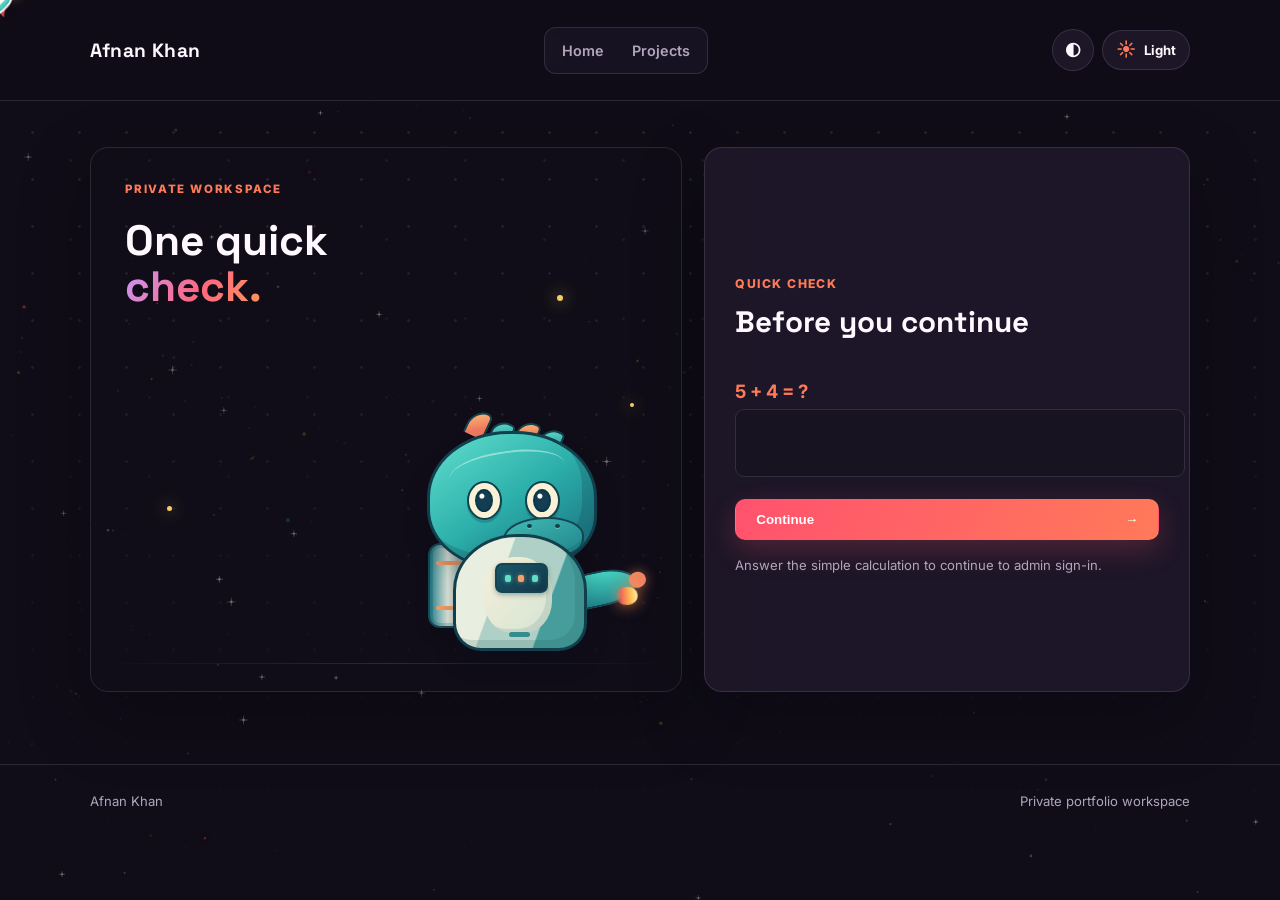
<file: admin-gate.html>
<!DOCTYPE html>
<html lang="en">
<head>
  <meta charset="UTF-8">
  <meta name="viewport" content="width=device-width, initial-scale=1.0">
  <meta name="description" content="Admin sign-in challenge">
  <title>Quick Check | Afnan Khan</title>
  <link rel="preconnect" href="https://fonts.googleapis.com">
  <link href="https://fonts.googleapis.com/css2?family=Inter:wght@300;400;600;700;800&family=Space+Grotesk:wght@400;500;600;700&display=swap" rel="stylesheet">
  <link rel="stylesheet" href="style.css">
</head>
<body class="dark-mode admin-page">
<canvas id="particles-canvas" aria-hidden="true"></canvas>
<header class="navbar admin-navbar" id="navbar">
  <a class="logo logo-link" href="index.html">Afnan Khan</a>
  <nav aria-label="Main navigation">
    <a href="index.html">Home</a>
    <a href="projects.html">Projects</a>
  </nav>
  <div class="appearance-controls">
    <details class="appearance-menu">
      <summary class="appearance-trigger" aria-label="Appearance settings" title="Appearance settings"><span aria-hidden="true">◐</span></summary>
      <div class="appearance-panel">
        <p class="appearance-title">Appearance</p>
        <p class="appearance-caption">Accent palette</p>
        <div class="appearance-palettes" role="group" aria-label="Accent palette">
          <button type="button" data-color-theme="ember" aria-label="Ember palette" aria-pressed="true"><span class="palette-swatch swatch-ember"></span></button>
          <button type="button" data-color-theme="ocean" aria-label="Ocean palette" aria-pressed="false"><span class="palette-swatch swatch-ocean"></span></button>
          <button type="button" data-color-theme="forest" aria-label="Forest palette" aria-pressed="false"><span class="palette-swatch swatch-forest"></span></button>
        </div>
        <label class="glass-setting" for="glassMode"><span>Glass surfaces</span><input id="glassMode" type="checkbox"><span class="glass-switch" aria-hidden="true"></span></label>
      </div>
    </details>
    <button id="themeToggle" class="theme-toggle" type="button" aria-label="Toggle theme"></button>
  </div>
</header>
<main class="admin-main">
  <section class="admin-gate-layout">
    <div class="admin-scene" id="adminScene">
      <div class="admin-scene-kicker">PRIVATE WORKSPACE</div>
      <h1>One quick<br><span class="grad-text">check.</span></h1>
      <div class="mascot" id="mascot" aria-hidden="true">
        <div class="mascot-tail"><span></span></div>
        <div class="mascot-spines"><span></span><span></span><span></span><span></span></div>
        <div class="mascot-pack"></div>
        <div class="mascot-head">
          <div class="mascot-eye mascot-eye-left"><span></span></div>
          <div class="mascot-eye mascot-eye-right"><span></span></div>
          <div class="mascot-snout"><span></span><span></span></div>
          <div class="mascot-mouth"></div>
        </div>
        <div class="mascot-body">
          <div class="mascot-belly"></div>
          <div class="mascot-chest-console"><span></span><span></span><span></span></div>
          <span class="mascot-suit-mark"></span>
        </div>
        <div class="mascot-flame"></div>
      </div>
      <div class="admin-scene-star admin-scene-star-one"></div>
      <div class="admin-scene-star admin-scene-star-two"></div>
      <div class="admin-scene-star admin-scene-star-three"></div>
      <div class="admin-scene-floor"></div>
    </div>
    <form id="captchaForm" class="admin-panel admin-gate-panel">
      <p class="section-label">QUICK CHECK</p>
      <h2>Before you continue</h2>
      <label id="captchaQuestion" for="captchaAnswer">Solve the calculation</label>
      <input id="captchaAnswer" name="answer" type="number" inputmode="numeric" autocomplete="off" required>
      <button class="btn btn-primary admin-submit" type="submit">Continue <span aria-hidden="true">&#8594;</span></button>
      <p id="captchaStatus" class="admin-status" role="status" aria-live="polite">Answer the simple calculation to continue to admin sign-in.</p>
    </form>
  </section>
</main>
<footer class="admin-footer"><span>Afnan Khan</span><span>Private portfolio workspace</span></footer>
<script src="theme.js?v=20261022"></script>
<script src="admin-gate.js?v=20260930" defer></script>
<script src="particles.js" defer></script>
</body>
</html>
</file>
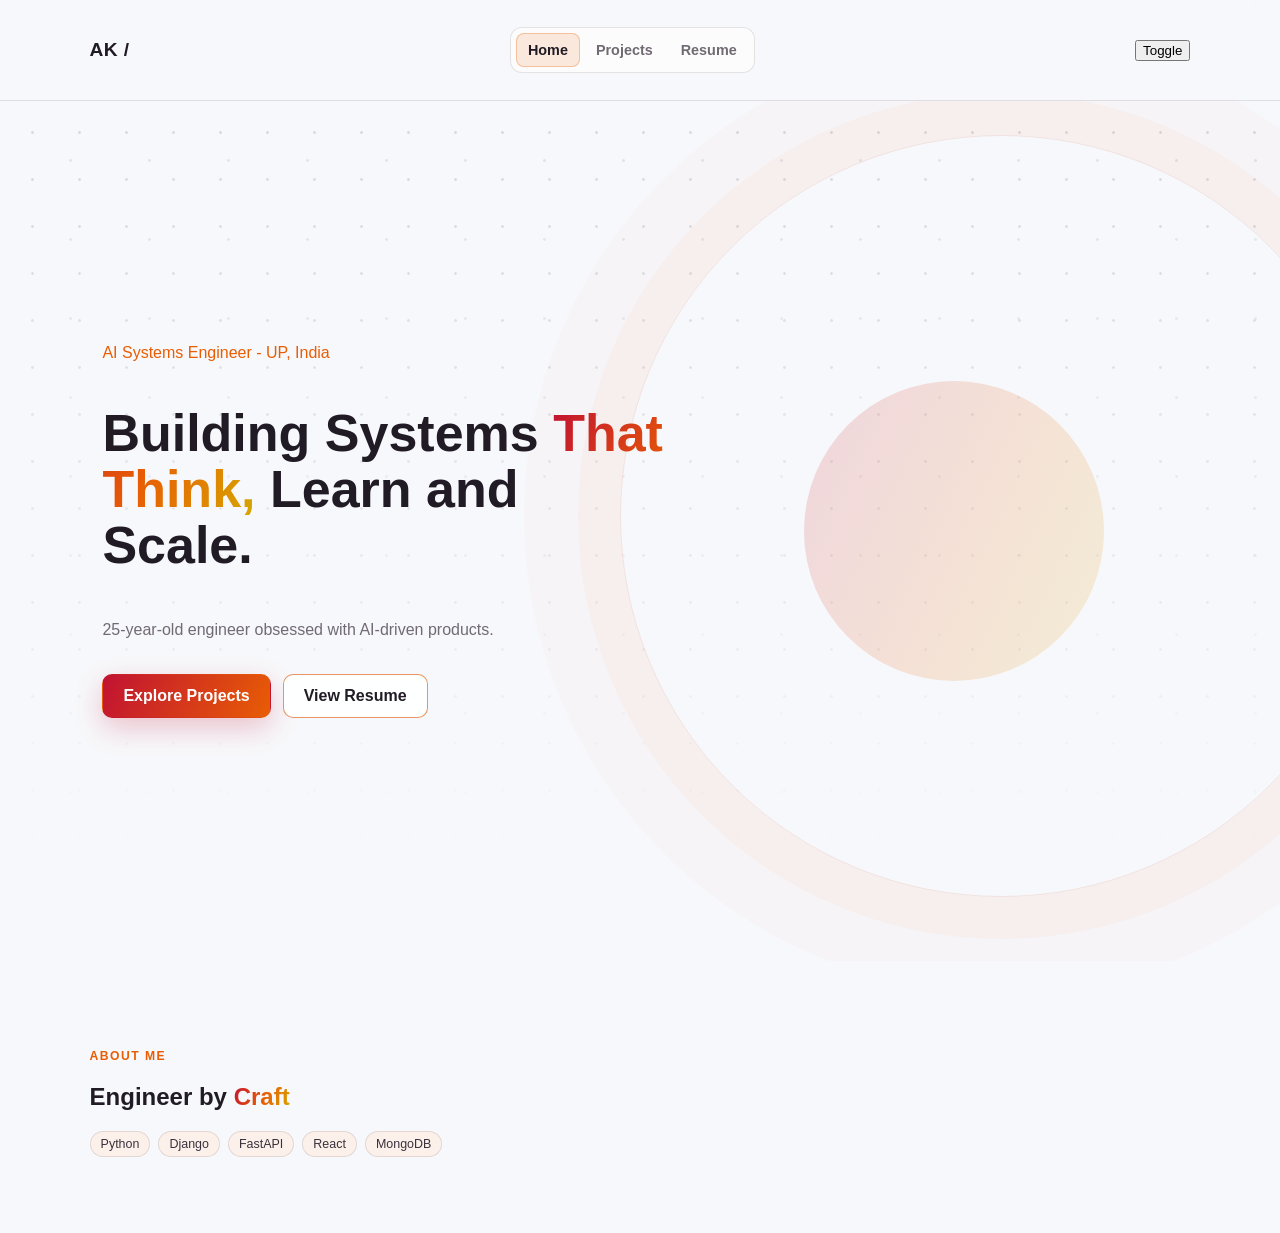
<file: test_light.html>
<!DOCTYPE html><html lang="en">
<head><meta charset="UTF-8"><meta name="viewport" content="width=device-width,initial-scale=1.0">
<link rel="stylesheet" href="style.css">
</head><body class="light-mode">
<header class="navbar" id="navbar">
  <div class="logo">AK /</div>
  <nav><a href="#" class="active">Home</a><a href="#">Projects</a><a href="#">Resume</a></nav>
  <button id="themeToggle">Toggle</button>
</header>
<section class="hero" style="min-height:80vh">
  <div class="hero-left" style="opacity:1;transform:none">
    <div class="hero-eyebrow">AI Systems Engineer - UP, India</div>
    <h1 class="hero-title">
      <span class="line" style="opacity:1;transform:none;animation:none">Building Systems</span>
      <span class="line grad-text" style="opacity:1;transform:none;animation:none">That Think,</span>
      <span class="line" style="opacity:1;transform:none;animation:none">Learn and Scale.</span>
    </h1>
    <p class="hero-sub">25-year-old engineer obsessed with AI-driven products.</p>
    <div class="hero-cta">
      <a href="#" class="btn btn-primary">Explore Projects</a>
      <a href="#" class="btn btn-outline">View Resume</a>
    </div>
  </div>
  <div class="hero-right" style="display:flex;align-items:center;justify-content:center;">
    <div style="width:300px;height:300px;background:var(--grad-hero);border-radius:50%;opacity:0.15"></div>
  </div>
</section>
<section class="section-pad">
  <p class="section-label">About Me</p>
  <h2 class="section-title">Engineer by <span class="grad-text">Craft</span></h2>
  <div class="skill-pills">
    <span class="pill">Python</span><span class="pill">Django</span><span class="pill">FastAPI</span>
    <span class="pill">React</span><span class="pill">MongoDB</span>
  </div>
</section>
</body></html>
</file>
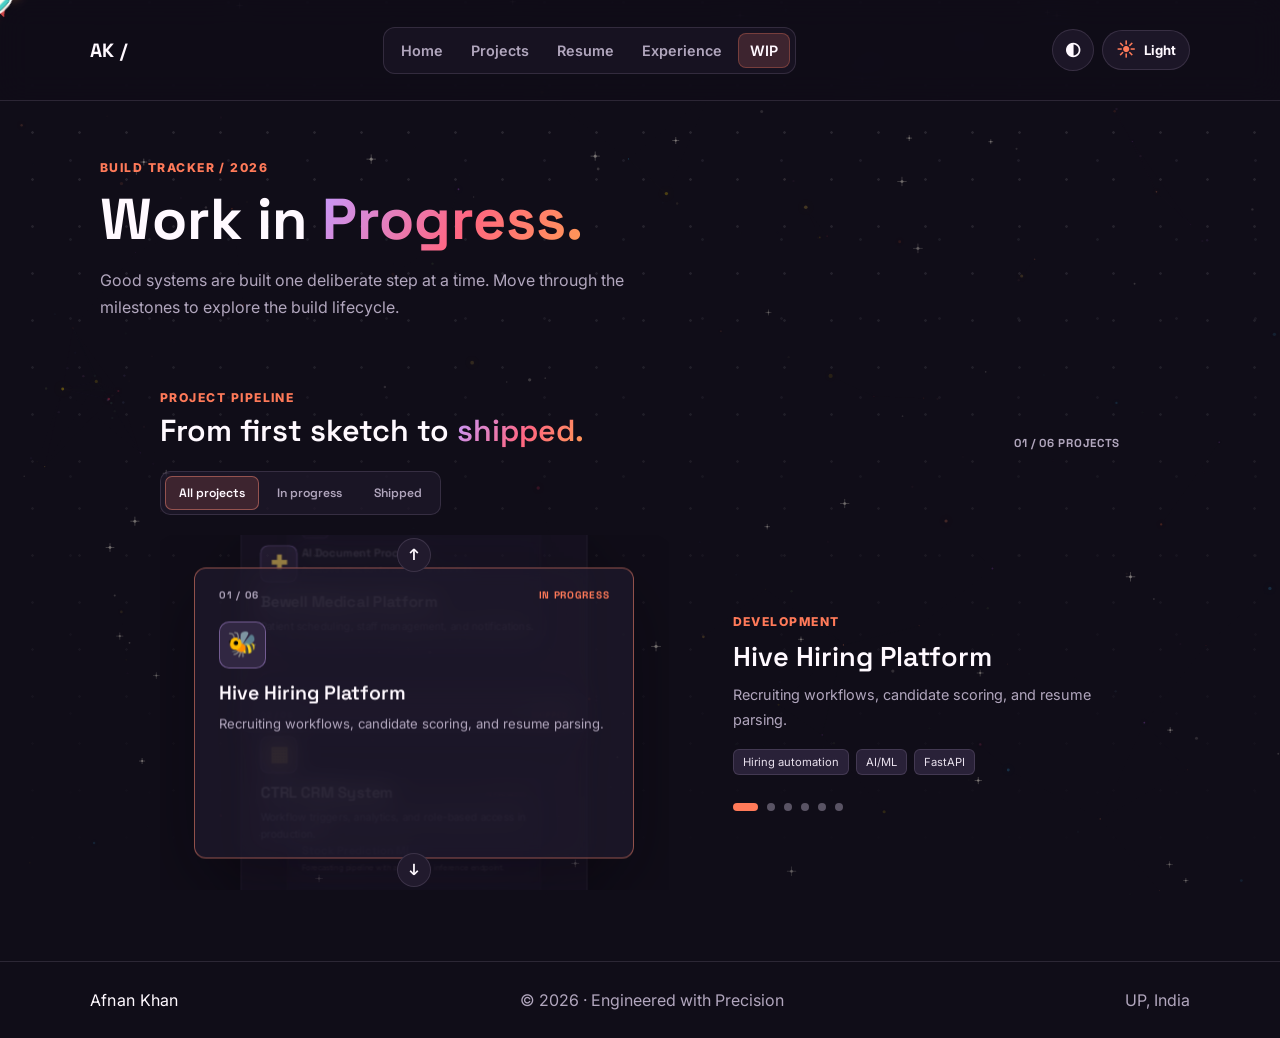
<file: work-in-progress.html>
<!DOCTYPE html>
<html lang="en">
<head>
  <meta charset="UTF-8">
  <title>Work in Progress | Afnan Khan</title>
  <meta name="viewport" content="width=device-width, initial-scale=1.0">
  <meta name="description" content="Afnan Khan's interactive project progress tracker.">
  <link rel="preconnect" href="https://fonts.googleapis.com">
  <link href="https://fonts.googleapis.com/css2?family=Inter:wght@300;400;600;700;800&family=Space+Grotesk:wght@400;500;600;700&display=swap" rel="stylesheet">
  <link rel="stylesheet" href="style.css">
</head>
<body class="dark-mode">
<canvas id="particles-canvas" aria-hidden="true"></canvas>

<header class="navbar" id="navbar">
  <div class="logo">AK /</div>
  <nav aria-label="Main navigation">
    <a href="index.html">Home</a>
    <a href="projects.html">Projects</a>
    <a href="resume.html">Resume</a>
    <a href="experience.html">Experience</a>
    <a href="work-in-progress.html" class="active" aria-label="Work in Progress" title="Work in Progress">WIP</a>
  </nav>
  <div class="appearance-controls">
    <details class="appearance-menu">
      <summary class="appearance-trigger" aria-label="Appearance settings" title="Appearance settings"><span aria-hidden="true">◐</span></summary>
      <div class="appearance-panel">
        <p class="appearance-title">Appearance</p>
        <p class="appearance-caption">Accent palette</p>
        <div class="appearance-palettes" role="group" aria-label="Accent palette">
          <button type="button" data-color-theme="ember" aria-label="Ember palette" aria-pressed="true"><span class="palette-swatch swatch-ember"></span></button>
          <button type="button" data-color-theme="ocean" aria-label="Ocean palette" aria-pressed="false"><span class="palette-swatch swatch-ocean"></span></button>
          <button type="button" data-color-theme="forest" aria-label="Forest palette" aria-pressed="false"><span class="palette-swatch swatch-forest"></span></button>
        </div>
        <label class="glass-setting" for="glassMode"><span>Glass surfaces</span><input id="glassMode" type="checkbox"><span class="glass-switch" aria-hidden="true"></span></label>
      </div>
    </details>
    <button id="themeToggle" class="theme-toggle" type="button" aria-label="Toggle theme"></button>
  </div>
</header>

<main class="work-progress-page">
  <section class="wip-hero">
    <p class="section-label">BUILD TRACKER / 2026</p>
    <h1>Work in <span class="grad-text">Progress.</span></h1>
    <p class="wip-intro">Good systems are built one deliberate step at a time. Move through the milestones to explore the build lifecycle.</p>
  </section>

  <section class="wip-board" aria-labelledby="wip-board-title">
    <div class="wip-board-heading">
      <div>
        <p class="section-label">PROJECT PIPELINE</p>
        <h2 id="wip-board-title">From first sketch to <span class="grad-text">shipped.</span></h2>
      </div>
      <output id="wipProjectCount" class="wip-project-count" aria-live="polite">6 projects</output>
    </div>

    <div class="wip-filterbar" role="group" aria-label="Filter projects by status">
      <button class="wip-filter is-active" type="button" data-status-filter="all" aria-pressed="true">All projects</button>
      <button class="wip-filter" type="button" data-status-filter="progress" aria-pressed="false">In progress</button>
      <button class="wip-filter" type="button" data-status-filter="shipped" aria-pressed="false">Shipped</button>
    </div>

    <div class="wip-carousel-layout">
      <div class="wip-carousel" aria-label="Project carousel">
        <button class="wip-arrow wip-arrow-previous" type="button" data-carousel-direction="-1" aria-label="Previous project" title="Previous project">↑</button>
        <div class="wip-carousel-track" id="wipCarouselTrack" tabindex="0" role="group" aria-label="Use arrow keys to browse projects">
          <article class="wip-project-card" data-status="progress" data-stage="Development" data-tags="Hiring automation|AI/ML|FastAPI">
            <div class="wip-card-top"><span class="wip-card-index">01 / 06</span><span class="wip-card-status">In progress</span></div>
            <div class="wip-card-icon" aria-hidden="true">🐝</div>
            <h3>Hive Hiring Platform</h3>
            <p>Recruiting workflows, candidate scoring, and resume parsing.</p>
          </article>
          <article class="wip-project-card" data-status="shipped" data-stage="Shipped" data-tags="Django|REST API|CRM">
            <div class="wip-card-top"><span class="wip-card-index">02 / 06</span><span class="wip-card-status">Shipped</span></div>
            <div class="wip-card-icon" aria-hidden="true">▦</div>
            <h3>CTRL CRM System</h3>
            <p>Workflow triggers, analytics, and role-based access in production.</p>
          </article>
          <article class="wip-project-card" data-status="progress" data-stage="Testing" data-tags="Python|LSTM|FastAPI">
            <div class="wip-card-top"><span class="wip-card-index">03 / 06</span><span class="wip-card-status">In progress</span></div>
            <div class="wip-card-icon" aria-hidden="true">↗</div>
            <h3>Stock Prediction ML</h3>
            <p>Forecasting pipeline with a real-time inference endpoint.</p>
          </article>
          <article class="wip-project-card" data-status="progress" data-stage="Development" data-tags="SAP|Python|Automation">
            <div class="wip-card-top"><span class="wip-card-index">04 / 06</span><span class="wip-card-status">In progress</span></div>
            <div class="wip-card-icon" aria-hidden="true">⌘</div>
            <h3>SAP Workflow Automation</h3>
            <p>Procurement, invoice processing, and approvals automation.</p>
          </article>
          <article class="wip-project-card" data-status="progress" data-stage="Design" data-tags="NLP|Transformers|FastAPI">
            <div class="wip-card-top"><span class="wip-card-index">05 / 06</span><span class="wip-card-status">In progress</span></div>
            <div class="wip-card-icon" aria-hidden="true">◇</div>
            <h3>AI Document Processor</h3>
            <p>Structured extraction for contracts and invoices.</p>
          </article>
          <article class="wip-project-card" data-status="shipped" data-stage="Shipped" data-tags="Django|PostgreSQL|React">
            <div class="wip-card-top"><span class="wip-card-index">06 / 06</span><span class="wip-card-status">Shipped</span></div>
            <div class="wip-card-icon" aria-hidden="true">✚</div>
            <h3>Bewell Medical Platform</h3>
            <p>Patient scheduling, staff management, and notifications.</p>
          </article>
        </div>
        <button class="wip-arrow wip-arrow-next" type="button" data-carousel-direction="1" aria-label="Next project" title="Next project">↓</button>
      </div>

      <aside class="wip-project-detail" id="wipProjectDetail" aria-live="polite">
        <p class="section-label" id="wipProjectStage">DEVELOPMENT</p>
        <h2 id="wipProjectName">Hive Hiring Platform</h2>
        <p id="wipProjectDescription">Recruiting workflows, candidate scoring, and resume parsing.</p>
        <div class="wip-project-tags" id="wipProjectTags" aria-label="Project technologies"></div>
        <div class="wip-carousel-dots" id="wipCarouselDots" role="group" aria-label="Choose a project"></div>
      </aside>
    </div>
  </section>
</main>

<footer>
  <span class="footer-logo">Afnan Khan</span>
  <span>© 2026 · Engineered with Precision</span>
  <span>UP, India</span>
</footer>

<script src="theme.js?v=20261022"></script>
<script src="ui.js" defer></script>
<script src="particles.js" defer></script>
<script src="work-in-progress.js" defer></script>
</body>
</html>
</file>
<file: style.css>
body {
  margin: 0;
  font-family: 'Inter', sans-serif;
  background: #0b1120;
  color: #e5e7eb;
  overflow-x: hidden;
}

.navbar {
  display: flex;
  justify-content: space-between;
  padding: 20px 8%;
  align-items: center;
  backdrop-filter: blur(15px);
  background: rgba(0,0,0,0.4);
  border-bottom: 1px solid rgba(255,255,255,0.08);
}

.logo {
  font-weight: 700;
  font-size: 1.2rem;
}

.navbar nav a {
  margin: 0 15px;
  text-decoration: none;
  color: #94a3b8;
  transition: 0.3s;
}

.navbar nav a:hover {
  color: #38bdf8;
}

.hero {
  min-height: 100vh;
  display: grid;
  grid-template-columns: 1.1fr 1fr;
  align-items: center;
  padding: 100px 8%;
  gap: 60px;
}

.hero-title {
  font-size: 3rem;
  font-weight: 800;
}

.gradient-text {
  background: linear-gradient(135deg,#38bdf8,#8b5cf6);
  background-clip: text;
  -webkit-background-clip: text;
  -webkit-text-fill-color: transparent;
}

.hero-subtitle {
  margin-top: 20px;
  color: #94a3b8;
  font-size: 1.1rem;
}

.hero-cta {
  margin-top: 30px;
}

.btn {
  padding: 12px 30px;
  border-radius: 40px;
  text-decoration: none;
  font-weight: 600;
  display: inline-block;
  transition: 0.3s ease;
}

.btn.primary {
  background: linear-gradient(135deg,#38bdf8,#8b5cf6);
  color: white;
}

.btn.secondary {
  border: 1px solid #38bdf8;
  color: #38bdf8;
  margin-left: 15px;
}

.btn:hover {
  transform: translateY(-5px);
  box-shadow: 0 15px 40px rgba(56,189,248,0.4);
}

#threeCanvas {
  width: 100%;
  height: 500px;
}

.stats-section {
  display: grid;
  grid-template-columns: repeat(auto-fit,minmax(200px,1fr));
  padding: 80px 8%;
  gap: 30px;
}

.stat-card {
  background: rgba(255,255,255,0.05);
  border-radius: 24px;
  padding: 40px;
  text-align: center;
  transition: 0.4s ease;
}

.stat-card:hover {
  transform: translateY(-8px);
  background: rgba(255,255,255,0.08);
}

.stat-card h2 {
  font-size: 2.5rem;
  color: #38bdf8;
}

footer {
  text-align: center;
  padding: 40px;
  color: #94a3b8;
}

/* Reveal animation */
.reveal {
  opacity: 0;
  transform: translateY(60px);
  transition: 1s ease;
}

.reveal.active {
  opacity: 1;
  transform: translateY(0);
}

@media(max-width:768px){
  .hero{
    grid-template-columns:1fr;
  }
}

/* Shared portfolio design system */
:root {
  color-scheme: dark;
  --bg: #100d18;
  --bg-soft: #171321;
  --surface: rgba(31, 25, 43, 0.88);
  --surface-solid: #211a2d;
  --surface-raised: #2a2037;
  --heading: #fff9ff;
  --text: #e9e1ee;
  --muted: #b1a6bd;
  --line: rgba(235, 216, 255, 0.13);
  --accent: #c59aff;
  --accent-strong: #a879f3;
  --accent-warm: #ff7a59;
  --accent-yellow: #f5cf65;
  --accent-red: #ff526e;
  --grad-hero: linear-gradient(120deg, #c59aff 0%, #ff6681 55%, #ff9a54 100%);
  --bg-grad: radial-gradient(ellipse at 83% 28%, rgba(133, 76, 193, .23), transparent 42%), linear-gradient(135deg, #100d18, #1b1426 64%, #211326);
  --aurora-1: rgba(174, 97, 255, .28);
  --aurora-2: rgba(255, 78, 109, .14);
  --shadow: 0 24px 70px rgba(5, 3, 10, .32);
  --nav-h: 76px;
}

body.light-mode {
  color-scheme: light;
  --bg: #f7f8fb;
  --bg-soft: #fff;
  --surface: rgba(255, 255, 255, .88);
  --surface-solid: #fff;
  --surface-raised: #fff5ed;
  --heading: #211b25;
  --text: #39323d;
  --muted: #716a73;
  --line: rgba(61, 43, 50, .13);
  --accent: #c84b18;
  --accent-strong: #ad351c;
  --accent-warm: #e85d04;
  --accent-yellow: #d6a800;
  --accent-red: #c11232;
  --grad-hero: linear-gradient(115deg, #c11232 0%, #e85d04 54%, #d6a800 100%);
  --bg-grad: radial-gradient(ellipse at 85% 20%, rgba(255, 194, 126, .25), transparent 42%), linear-gradient(135deg, #fff 0%, #f7f8fb 55%, #fff4ed 100%);
  --aurora-1: rgba(244, 133, 58, .18);
  --aurora-2: rgba(193, 18, 50, .10);
  --shadow: 0 22px 56px rgba(50, 37, 37, .10);
}
body[data-color-theme="ocean"] {
  --accent: #69d9d2;
  --accent-strong: #319eaa;
  --accent-warm: #f29b70;
  --accent-yellow: #f4d17a;
  --accent-red: #e77888;
  --grad-hero: linear-gradient(115deg, #67d8d0 0%, #76aee2 54%, #f3a16f 100%);
  --aurora-1: rgba(66, 204, 201, .23);
  --aurora-2: rgba(114, 153, 232, .14);
  --bg-grad: radial-gradient(ellipse at 83% 28%, rgba(45, 157, 169, .2), transparent 42%), linear-gradient(135deg, #0b151d, #10272d 64%, #1d252b);
}
body.light-mode[data-color-theme="ocean"] {
  --accent: #168e96;
  --accent-strong: #126b7b;
  --accent-warm: #c75b38;
  --accent-yellow: #b98222;
  --accent-red: #b94f62;
  --grad-hero: linear-gradient(115deg, #147f87 0%, #337caf 54%, #c75b38 100%);
  --aurora-1: rgba(74, 190, 181, .2);
  --aurora-2: rgba(75, 135, 202, .12);
  --bg-grad: radial-gradient(ellipse at 85% 20%, rgba(94, 202, 190, .2), transparent 42%), linear-gradient(135deg, #f7fbf9 0%, #eef7f6 55%, #fff4ec 100%);
}
body[data-color-theme="forest"] {
  --accent: #abd47b;
  --accent-strong: #78a754;
  --accent-warm: #f0a36d;
  --accent-yellow: #e6d17b;
  --accent-red: #d97868;
  --grad-hero: linear-gradient(115deg, #9dcf72 0%, #57b9a3 55%, #f0a36d 100%);
  --aurora-1: rgba(116, 190, 106, .2);
  --aurora-2: rgba(230, 147, 94, .13);
  --bg-grad: radial-gradient(ellipse at 83% 28%, rgba(90, 145, 84, .2), transparent 42%), linear-gradient(135deg, #111913, #1a2820 64%, #2a211a);
}
body.light-mode[data-color-theme="forest"] {
  --accent: #527f37;
  --accent-strong: #41672e;
  --accent-warm: #ba5d34;
  --accent-yellow: #987523;
  --accent-red: #a94e43;
  --grad-hero: linear-gradient(115deg, #5d8d3c 0%, #318779 55%, #ba5d34 100%);
  --aurora-1: rgba(138, 189, 105, .2);
  --aurora-2: rgba(203, 121, 74, .13);
  --bg-grad: radial-gradient(ellipse at 85% 20%, rgba(151, 199, 112, .2), transparent 42%), linear-gradient(135deg, #f8faf5 0%, #eff5eb 55%, #fff3e8 100%);
}

html { scroll-behavior: smooth; scroll-padding-top: 90px; }
body {
  min-height: 100vh;
  background: var(--bg);
  color: var(--text);
  font-family: 'Inter', -apple-system, BlinkMacSystemFont, 'Segoe UI', sans-serif;
  transition: background-color .35s ease, color .35s ease;
}
body::before {
  content: '';
  position: fixed;
  inset: 0;
  z-index: 0;
  pointer-events: none;
  opacity: .14;
  background-image:
    radial-gradient(circle, rgba(255, 255, 255, .8) 1px, transparent 1.6px),
    radial-gradient(circle, rgba(196, 201, 213, .68) 1px, transparent 1.7px);
  background-size: 47px 47px, 79px 79px;
  background-position: 9px 15px, 31px 42px;
  mask-image: linear-gradient(to bottom, #000 0%, rgba(0, 0, 0, .5) 55%, transparent 100%);
  animation: star-field-shimmer 6s ease-in-out infinite alternate;
}
body.light-mode::before {
  opacity: .18;
  background-image:
    radial-gradient(circle, rgba(16, 15, 18, .78) 1px, transparent 1.7px),
    radial-gradient(circle, rgba(35, 32, 38, .56) 1px, transparent 1.8px);
}
@keyframes star-field-shimmer {
  from { opacity: .1; background-position: 9px 15px, 31px 42px; }
  to { opacity: .24; background-position: 14px 20px, 36px 47px; }
}
body::selection { background: var(--accent); color: #fff; }
#particles-canvas { position: fixed; inset: 0; z-index: 0; pointer-events: none; opacity: .56; }
body > :not(#particles-canvas):not(.navbar) { position: relative; z-index: 1; }

.navbar {
  position: sticky;
  top: 0;
  z-index: 100;
  min-height: var(--nav-h);
  padding: 12px 7%;
  background: color-mix(in srgb, var(--bg) 84%, transparent);
  border-bottom: 1px solid var(--line);
  transition: transform .3s ease, background .3s ease, box-shadow .3s ease;
}
.navbar.nav-scrolled { box-shadow: 0 12px 36px rgba(0, 0, 0, .12); }
.navbar.nav-hidden { transform: translateY(-110%); }
.logo, .footer-logo { color: var(--heading); letter-spacing: .02em; }
.navbar nav { display: flex; align-items: center; gap: 4px; padding: 5px; border: 1px solid var(--line); border-radius: 12px; background: color-mix(in srgb, var(--surface) 64%, transparent); }
.navbar nav a {
  margin: 0;
  padding: 8px 11px;
  border: 1px solid transparent;
  border-radius: 8px;
  color: var(--muted);
  font-size: .9rem;
  font-weight: 600;
  text-decoration: none;
  transition: color .2s ease, border-color .2s ease, background .2s ease, transform .2s ease;
}
.navbar nav a:hover { color: var(--heading); background: color-mix(in srgb, var(--accent) 10%, transparent); }
.navbar nav a.active { border-color: color-mix(in srgb, var(--accent-warm) 30%, transparent); background: color-mix(in srgb, var(--accent-warm) 14%, var(--surface)); color: var(--heading); }
.theme-toggle {
  display: inline-flex;
  align-items: center;
  justify-content: center;
  gap: 8px;
  min-height: 40px;
  padding: 0 13px;
  border: 1px solid var(--line);
  border-radius: 999px;
  background: var(--surface);
  color: var(--heading);
  font: inherit;
  font-size: .82rem;
  font-weight: 700;
  cursor: pointer;
  transition: transform .2s ease, border-color .2s ease, background .2s ease;
}
.theme-toggle:hover { transform: translateY(-2px); border-color: var(--accent-warm); }
.theme-toggle:focus-visible, a:focus-visible, button:focus-visible { outline: 3px solid var(--accent-yellow); outline-offset: 3px; }
.theme-toggle-icon { color: var(--accent-warm); font-size: 1.2rem; line-height: 1; transition: transform .35s cubic-bezier(.2,.8,.2,1); }
.theme-toggle:hover .theme-toggle-icon { transform: rotate(22deg) scale(1.08); }
.appearance-controls { display: flex; align-items: center; gap: 8px; }
.appearance-menu { position: relative; }
.appearance-trigger { display: grid; place-items: center; width: 40px; height: 40px; border: 1px solid var(--line); border-radius: 999px; background: var(--surface); color: var(--heading); font: 600 1.1rem/1 'Space Grotesk', sans-serif; cursor: pointer; list-style: none; transition: border-color .2s ease, color .2s ease, transform .2s ease, background .2s ease; }
.appearance-trigger::-webkit-details-marker { display: none; }
.appearance-trigger:hover, .appearance-menu[open] .appearance-trigger { transform: translateY(-1px); border-color: var(--accent-warm); color: var(--accent-warm); }
.appearance-panel { position: absolute; top: calc(100% + 10px); right: 0; z-index: 150; width: 230px; padding: 15px; border: 1px solid var(--line); border-radius: 10px; background: var(--surface-solid); box-shadow: var(--shadow); }
.appearance-title { margin: 0; color: var(--heading); font: 600 .9rem/1.3 'Space Grotesk', sans-serif; }
.appearance-caption { margin: 13px 0 8px; color: var(--muted); font-size: .7rem; font-weight: 700; }
.appearance-palettes { display: flex; gap: 9px; }
.appearance-palettes button { display: grid; place-items: center; width: 34px; height: 34px; padding: 0; border: 1px solid transparent; border-radius: 50%; background: transparent; cursor: pointer; }
.appearance-palettes button:hover, .appearance-palettes button.is-selected { border-color: var(--heading); }
.palette-swatch { display: block; width: 22px; height: 22px; border: 1px solid rgba(0, 0, 0, .14); border-radius: 50%; }
.swatch-ember { background: linear-gradient(135deg, #c59aff 0 45%, #ff7a59 46% 100%); }
.swatch-ocean { background: linear-gradient(135deg, #69d9d2 0 45%, #f29b70 46% 100%); }
.swatch-forest { background: linear-gradient(135deg, #abd47b 0 45%, #f0a36d 46% 100%); }
.glass-setting { position: relative; display: flex; align-items: center; justify-content: space-between; gap: 10px; margin-top: 14px; padding-top: 12px; border-top: 1px solid var(--line); color: var(--text); font-size: .78rem; font-weight: 600; cursor: pointer; }
.glass-setting input { position: absolute; width: 1px; height: 1px; opacity: 0; }
.glass-switch { position: relative; width: 36px; height: 21px; flex: 0 0 36px; border: 1px solid var(--line); border-radius: 999px; background: var(--surface-raised); transition: background .2s ease, border-color .2s ease; }
.glass-switch::after { content: ''; position: absolute; top: 3px; left: 3px; width: 13px; height: 13px; border-radius: 50%; background: var(--muted); transition: transform .2s ease, background .2s ease; }
.glass-setting input:checked + .glass-switch { border-color: var(--accent); background: color-mix(in srgb, var(--accent) 25%, var(--surface)); }
.glass-setting input:checked + .glass-switch::after { transform: translateX(15px); background: var(--accent-warm); }
.glass-setting input:focus-visible + .glass-switch { outline: 3px solid var(--accent-yellow); outline-offset: 3px; }

.hero, .page-hero, .resume-page-hero, .section-pad, .stats-section, .resume-section, .contact-section, footer {
  position: relative;
  z-index: 1;
}
.hero { min-height: min(850px, calc(100vh - var(--nav-h))); padding-top: 70px; padding-bottom: 70px; }
.hero {
  overflow: hidden;
  isolation: isolate;
  grid-template-columns: minmax(0, 1.12fr) minmax(360px, .88fr);
}
.hero::before {
  content: '';
  position: absolute;
  z-index: -1;
  top: 4%;
  right: -8%;
  width: min(60vw, 760px);
  aspect-ratio: 1;
  border: 1px solid color-mix(in srgb, var(--accent) 12%, transparent);
  border-radius: 50%;
  box-shadow: 0 0 0 42px color-mix(in srgb, var(--accent-warm) 3%, transparent), 0 0 0 96px color-mix(in srgb, var(--accent) 2%, transparent);
  animation: hero-orbit 36s linear infinite;
  pointer-events: none;
}
.hero-left { max-width: 650px; }
.intro { display: flex; align-items: center; gap: 10px; font-size: .83rem; font-weight: 800; letter-spacing: .1em; text-transform: uppercase; }
.intro::before { content: ''; width: 24px; height: 1px; background: currentColor; }
.hero-title { color: var(--heading); line-height: 1.08; font-size: 3.25rem; letter-spacing: 0; }
.hero-heading-line { display: block; }
.hero-subtitle { max-width: 570px; font-size: 1.02rem; }
.hero-right {
  position: relative;
  display: grid;
  place-items: center;
  min-width: 0;
  min-height: 500px;
  animation: globe-arrive .9s .12s both cubic-bezier(.16, .75, .28, 1);
}
#threeCanvas { display: block; width: 100%; height: 500px; cursor: grab; }
#threeCanvas:active { cursor: grabbing; }
.globe-caption, .globe-footnote {
  position: absolute;
  z-index: 2;
  display: flex;
  align-items: center;
  gap: 6px 9px;
  max-width: min(42%, 330px);
  padding: 9px 11px;
  border: 1px solid var(--line);
  border-radius: 8px;
  background: color-mix(in srgb, var(--surface-solid) 82%, transparent);
  color: var(--muted);
  box-shadow: 0 10px 28px rgba(3, 9, 18, .16);
  backdrop-filter: blur(10px);
}
.globe-caption { top: 10%; left: 2%; display: grid; grid-template-columns: 8px minmax(0, 1fr); width: min(100%, 330px); }
.globe-data-label { color: var(--accent); font: 700 .58rem/1.3 'Space Grotesk', sans-serif; }
.globe-data-value { grid-column: 2; overflow-wrap: anywhere; color: var(--heading); font: 500 .82rem/1.35 'Space Grotesk', sans-serif; font-variant-numeric: tabular-nums; }
.globe-status-dot { grid-row: 1 / span 2; width: 7px; aspect-ratio: 1; border-radius: 50%; background: #4bd9b1; box-shadow: 0 0 12px #4bd9b1; animation: status-pulse 1.8s ease-in-out infinite; }
.globe-footnote { right: 2%; bottom: 10%; display: grid; justify-items: end; width: min(100%, 330px); text-align: right; }
.globe-location { overflow-wrap: anywhere; color: var(--heading); font: 500 .78rem/1.35 'Space Grotesk', sans-serif; }
.globe-time { color: var(--accent-warm); font: 600 .68rem/1.35 'Space Grotesk', sans-serif; font-variant-numeric: tabular-nums; }
.hero-title, .page-hero h1, .resume-page-hero h1, .section-title,
.project-card h3, .exp-card h3, .resume-info-card h3, .logo {
  font-family: 'Space Grotesk', 'Inter', sans-serif;
}
.gradient-text, .grad-text {
  background: var(--grad-hero);
  background-clip: text;
  -webkit-background-clip: text;
  -webkit-text-fill-color: transparent;
  color: transparent;
}
.hero-subtitle, .hero-sub, .page-hero p { color: var(--muted); line-height: 1.75; }
.intro, .hero-eyebrow, .page-hero-badge, .section-label { color: var(--accent-warm); }
.hero-cta { display: flex; flex-wrap: wrap; gap: 12px; }
.btn {
  padding: 12px 20px;
  border: 1px solid transparent;
  border-radius: 10px;
  cursor: pointer;
}
.btn.primary, .btn-primary {
  background: linear-gradient(115deg, var(--accent-red), var(--accent-warm));
  color: #fff;
  box-shadow: 0 10px 28px color-mix(in srgb, var(--accent-red) 23%, transparent);
}
.btn.secondary, .btn-outline {
  margin-left: 0;
  border: 1px solid color-mix(in srgb, var(--accent-warm) 58%, var(--line));
  background: var(--surface);
  color: var(--heading);
}
.btn:hover { transform: translateY(-3px); box-shadow: var(--shadow); }
.stats-section { padding-top: 28px; }
.stat-card, .project-card, .resume-info-card, .exp-card, .pdf-viewer-wrap {
  border: 1px solid var(--line);
  background: var(--surface);
  box-shadow: var(--shadow);
  backdrop-filter: blur(14px);
}
body.glass-mode .navbar { background: color-mix(in srgb, var(--bg-soft) 50%, transparent); backdrop-filter: blur(22px) saturate(150%); }
body.glass-mode .stat-card,
body.glass-mode .project-card,
body.glass-mode .resume-info-card,
body.glass-mode .exp-card,
body.glass-mode .pdf-viewer-wrap,
body.glass-mode .admin-scene,
body.glass-mode .admin-panel,
body.glass-mode .wip-project-card,
body.glass-mode .wip-filterbar,
body.glass-mode .appearance-panel {
  border-color: color-mix(in srgb, var(--accent) 30%, var(--line));
  background: color-mix(in srgb, var(--surface) 67%, transparent);
  backdrop-filter: blur(22px) saturate(145%);
}
body.glass-mode .appearance-panel { background: color-mix(in srgb, var(--surface-solid) 78%, transparent); }
body.glass-mode .admin-scene::before { background: linear-gradient(135deg, color-mix(in srgb, var(--accent) 8%, transparent), transparent 58%); }
.stat-card { position: relative; overflow: hidden; border-radius: 14px; transition: transform .35s ease, border-color .35s ease, background .35s ease; }
.stat-card::before { content: ''; position: absolute; top: 0; left: 16%; width: 68%; height: 1px; background: linear-gradient(90deg, transparent, var(--accent-warm), transparent); opacity: .55; }
.stat-card:hover { transform: translateY(-5px); border-color: color-mix(in srgb, var(--accent-warm) 46%, var(--line)); }
.stat-card h2 { font: 700 2.7rem/1 'Space Grotesk', sans-serif; }
.stat-card h2 { color: var(--accent-warm); }
.stat-card p, .project-card p, .exp-card p { color: var(--muted); line-height: 1.7; }
.page-hero {
  padding: calc(var(--nav-h) + 60px) 7% 62px;
  min-height: 650px;
  display: flex;
  flex-direction: column;
  justify-content: center;
  background: transparent;
  overflow: hidden;
}
.page-hero > p { max-width: 560px; }
.page-hero > :not(.landing-scene), .resume-page-hero > :not(.landing-scene) { position: relative; z-index: 1; align-self: flex-start; }
.page-hero > h1, .resume-page-hero > h1 { max-width: 58%; }
.page-hero > .page-hero-badge, .resume-page-hero > .page-hero-badge { animation: secondary-copy-rise .55s .04s both cubic-bezier(.2,.8,.2,1); }
.page-hero h1, .resume-page-hero h1 { animation: secondary-copy-rise .68s .12s both cubic-bezier(.2,.8,.2,1); }
.page-hero > p, .resume-page-hero > p { animation: secondary-copy-rise .72s .2s both cubic-bezier(.2,.8,.2,1); }
.landing-scene {
  position: absolute;
  z-index: 0;
  top: 50%;
  right: 3%;
  width: 500px;
  height: 500px;
  transform: translateY(-50%);
  pointer-events: none;
}
.landing-globe-canvas {
  width: 100%;
  height: 100%;
  display: block;
  pointer-events: auto;
  cursor: grab;
}
.landing-globe-canvas:active { cursor: grabbing; }
@keyframes secondary-copy-rise { from { opacity: 0; transform: translateY(14px); } to { opacity: 1; transform: translateY(0); } }
.page-hero h1 { color: var(--heading); }
.section-pad, .contact-section { padding: 76px 7%; }
.section-title { color: var(--heading); }
.projects-bg { background: transparent; }
.project-grid { display: grid; grid-template-columns: repeat(3, minmax(0, 1fr)); gap: 18px; max-width: 1220px; margin: 0 auto; }
.project-card { position: relative; overflow: hidden; border-radius: 14px; padding: 26px; color: inherit; text-decoration: none; transition: transform .3s ease, border-color .3s ease; }
.project-card::before { content: ''; position: absolute; top: 0; left: 0; width: 100%; height: 2px; background: linear-gradient(90deg, var(--accent-warm), var(--accent-yellow), var(--accent)); transform: scaleX(0); transform-origin: left; transition: transform .45s cubic-bezier(.2,.8,.2,1); }
.project-card:hover::before { transform: scaleX(1); }
.project-card .project-icon { display: inline-block; transition: transform .35s cubic-bezier(.2,.8,.2,1); }
.project-card:hover .project-icon { transform: translateY(-4px) rotate(-8deg) scale(1.08); }
.project-card-link { display: inline-flex; gap: 7px; align-items: center; margin-top: 18px; color: var(--accent-warm); font-size: .86rem; font-weight: 700; }
.project-card:hover, .exp-card:hover { border-color: color-mix(in srgb, var(--accent-warm) 55%, var(--line)); }
.project-card h3, .exp-card h3, .resume-info-card h3 { color: var(--heading); }
.project-icon { font-size: 1.7rem; }
.tag-row, .skill-pills { display: flex; flex-wrap: wrap; gap: 8px; }
.tag, .pill {
  display: inline-flex;
  align-items: center;
  border: 1px solid var(--line);
  border-radius: 999px;
  padding: 5px 10px;
  background: color-mix(in srgb, var(--accent-warm) 8%, var(--surface));
  color: var(--text);
  font-size: .78rem;
}
.glow-divider { height: 1px; margin: 0 7%; background: linear-gradient(90deg, transparent, var(--accent-red), var(--accent-yellow), transparent); opacity: .55; }
.contact-section { text-align: center; background: transparent; }
footer { display: flex; flex-wrap: wrap; justify-content: space-between; gap: 14px; padding: 28px 7%; border-top: 1px solid var(--line); color: var(--muted); }

.resume-page-hero { position: relative; min-height: 650px; display: flex; flex-direction: column; justify-content: center; padding: calc(var(--nav-h) + 80px) 7% 80px; background: transparent; overflow: hidden; }
.resume-page-hero h1 { color: var(--heading) !important; }
.resume-section { padding: 64px 7%; }
.resume-wrapper { display: grid; grid-template-columns: minmax(270px, .78fr) minmax(0, 1.45fr); gap: 22px; max-width: 1280px; margin: 0 auto; align-items: start; }
.resume-info-card { border-radius: 16px; padding: 28px; }
.resume-avatar { display: grid; place-items: center; width: 64px; aspect-ratio: 1; border-radius: 18px; background: var(--grad-hero); color: #fff; font-size: 1.3rem; font-weight: 800; }
.resume-avatar { animation: avatar-arrive .65s .18s both cubic-bezier(.2,.8,.2,1); }
@keyframes avatar-arrive { from { opacity: 0; transform: translateY(8px) scale(.92); } to { opacity: 1; transform: translateY(0) scale(1); } }
.resume-info-card .role { color: var(--accent-warm); }
.info-row { display: flex; gap: 10px; align-items: flex-start; padding: 9px 0; color: var(--muted); border-bottom: 1px solid var(--line); font-size: .9rem; }
.info-row .icon { width: 22px; flex: 0 0 22px; }
.section-label { font-size: .76rem; font-weight: 800; letter-spacing: .12em; text-transform: uppercase; }
.sb-label { display: flex; justify-content: space-between; gap: 12px; margin: 16px 0 7px; color: var(--text); font-size: .85rem; }
.sb-label span:last-child { color: var(--accent-warm); font-variant-numeric: tabular-nums; }
.sb-track { height: 7px; overflow: hidden; border-radius: 99px; background: var(--surface-raised); }
.sb-fill { display: block; width: 0; height: 100%; border-radius: inherit; background: var(--grad-hero); transition: width 1.1s cubic-bezier(.2,.8,.2,1); }
.resume-actions { display: grid; gap: 10px; margin-top: 24px; }
.resume-actions .btn { text-align: center; }
.pdf-viewer-wrap { overflow: hidden; border-radius: 16px; }
.pdf-header { display: flex; align-items: center; gap: 14px; padding: 12px 16px; border-bottom: 1px solid var(--line); background: var(--surface-solid); }
.pdf-dots { display: flex; gap: 5px; }
.pdf-dot { width: 9px; aspect-ratio: 1; border-radius: 50%; background: var(--accent-red); }
.pdf-dot:nth-child(2) { background: var(--accent-yellow); }
.pdf-dot:nth-child(3) { background: #57bd86; }
.file-name { flex: 1; overflow: hidden; color: var(--muted); font-size: .84rem; text-overflow: ellipsis; white-space: nowrap; }
.pdf-object-wrap { background: var(--surface-solid); }
.pdf-object-wrap iframe { background: #fff; }
.pdf-fallback .btn { padding: 9px 13px; font-size: .82rem; }
.exp-list { display: grid; gap: 14px; margin: 26px auto 0; }
.exp-card { display: grid; grid-template-columns: 52px 1fr; gap: 18px; border-radius: 14px; padding: 22px; }
.exp-icon { display: grid; place-items: center; width: 48px; aspect-ratio: 1; border-radius: 12px; background: var(--surface-raised); }
.exp-date { margin: 0 0 8px; color: var(--accent-warm) !important; font-size: .82rem; font-weight: 700; }
.reveal, .reveal-left, .reveal-right { will-change: opacity, transform; }
.reveal-left, .reveal-right {
  opacity: 0;
  transition: opacity .8s cubic-bezier(.2, .75, .2, 1), transform .8s cubic-bezier(.2, .75, .2, 1);
}
.reveal-left { transform: translateX(-26px); }
.reveal-right { transform: translateX(26px); }
.reveal-left.active, .reveal-right.active { opacity: 1; transform: translateX(0); }
.sb-fill { background-size: 200% 100%; animation: skill-flow 4s linear infinite; }

@keyframes hero-orbit { to { transform: rotate(360deg); } }
@keyframes globe-arrive { from { opacity: 0; transform: translateY(16px) scale(.96); } to { opacity: 1; transform: translateY(0) scale(1); } }
@keyframes status-pulse { 50% { opacity: .42; box-shadow: 0 0 4px #4bd9b1; } }
@keyframes skill-flow { to { background-position: -200% 0; } }

.rocket-cursor { position: fixed !important; top: 0; left: 0; z-index: 20000 !important; width: 0; height: 0; pointer-events: none; }
.rocket-pointer { position: absolute; top: 0; left: 0; width: 32px; height: 44px; transform: translate(-50%, -58%) rotate(var(--rocket-angle, 45deg)); transform-origin: 50% 58%; transition: filter .18s ease; }
.rocket-pointer::before { content: ''; position: absolute; top: 0; left: 50%; width: 0; height: 0; border-right: 10px solid transparent; border-bottom: 14px solid #ff874f; border-left: 10px solid transparent; transform: translateX(-50%); filter: drop-shadow(0 0 6px rgba(255, 157, 87, .9)); }
.rocket-pointer::after { content: ''; position: absolute; top: 11px; left: 50%; width: 17px; height: 25px; border: 2px solid rgba(255, 255, 255, .94); border-radius: 60% 60% 38% 38%; background: linear-gradient(90deg, #ff824e 0 25%, #fffdf2 27% 68%, #48cfc6 70%); transform: translateX(-50%); box-shadow: inset 0 0 0 1px rgba(20, 25, 35, .35), 0 2px 8px rgba(0, 0, 0, .4); }
.rocket-fins { position: absolute; top: 22px; left: 0; width: 32px; height: 13px; }
.rocket-fins::before, .rocket-fins::after { content: ''; position: absolute; top: 0; width: 10px; height: 13px; background: #ee4d50; filter: drop-shadow(0 1px 2px rgba(0, 0, 0, .4)); }
.rocket-fins::before { left: 1px; clip-path: polygon(100% 0, 100% 100%, 0 100%); }
.rocket-fins::after { right: 1px; clip-path: polygon(0 0, 100% 100%, 0 100%); }
.rocket-flame { position: absolute; bottom: -11px; left: 50%; width: 8px; height: 15px; border-radius: 50% 50% 60% 60%; background: linear-gradient(#fff4a8, #ff9d45 45%, #ff4e42 82%, transparent); transform: translateX(-50%); filter: drop-shadow(0 0 7px #ff7b43); animation: rocket-flame .12s steps(2, end) infinite alternate; }
.rocket-hovering .rocket-pointer { filter: drop-shadow(0 0 8px color-mix(in srgb, var(--accent-warm) 80%, transparent)); }
.rocket-pressed .rocket-pointer { scale: .82; }
.rocket-smoke { position: fixed !important; z-index: 19999 !important; width: var(--smoke-size); height: var(--smoke-size); border-radius: 50%; background: radial-gradient(circle, color-mix(in srgb, var(--muted) 78%, transparent), color-mix(in srgb, var(--accent) 34%, transparent) 48%, transparent 78%); box-shadow: 0 0 14px color-mix(in srgb, var(--accent-warm) 42%, transparent); pointer-events: none; animation: smoke-trail .82s ease-out forwards; }
@keyframes rocket-flame { to { height: 5px; opacity: .65; } }
@keyframes smoke-trail { 0% { opacity: .8; transform: translate(-50%, -50%) scale(.4); } 100% { opacity: 0; transform: translate(-50%, -50%) translate(var(--smoke-dx), var(--smoke-dy)) scale(1.8); } }
.has-custom-cursor, .has-custom-cursor a, .has-custom-cursor button, .has-custom-cursor [role="button"] { cursor: none !important; }
.has-custom-cursor input, .has-custom-cursor textarea, .has-custom-cursor select { cursor: text !important; }

@media (max-width: 960px) {
  .hero { grid-template-columns: minmax(0, 1fr) minmax(300px, .85fr); gap: 28px; }
  .hero-title { font-size: 2.8rem; }
  .project-grid { grid-template-columns: repeat(2, minmax(0, 1fr)); }
  .resume-wrapper { grid-template-columns: 1fr; }
  .resume-info-card { display: grid; grid-template-columns: 1fr; }
  .page-hero, .resume-page-hero { min-height: 740px; padding-bottom: 520px; }
  .page-hero > h1, .resume-page-hero > h1 { max-width: 100%; }
  .landing-scene { top: auto; right: calc(50% - 250px); bottom: 0; width: 500px; height: 500px; transform: none; }
}
@media (max-width: 640px) {
  :root { --nav-h: 96px; }
  .navbar { display: grid; grid-template-columns: minmax(0, 1fr) auto; grid-template-areas: 'brand actions' 'nav nav'; align-items: center; padding: 8px 5%; gap: 4px 8px; }
  .navbar > .logo { grid-area: brand; min-width: 0; }
  .navbar > nav { grid-area: nav; width: 100%; min-width: 0; justify-content: space-between; overflow-x: auto; scrollbar-width: none; }
  .navbar > nav::-webkit-scrollbar { display: none; }
  .navbar nav a { flex: 0 0 auto; padding: 6px 8px; font-size: .68rem; }
  .logo { font-size: 1rem; }
  .navbar > .appearance-controls, .admin-navbar > .admin-nav-actions { grid-area: actions; justify-self: end; margin-left: 0; }
  .navbar.admin-navbar > nav { order: 0; width: 100%; justify-content: space-between; }
  .theme-toggle { min-height: 36px; padding: 0 10px; }
  .theme-toggle-label { display: none; }
  .hero { padding: 54px 6%; gap: 24px; }
  .hero { grid-template-columns: 1fr; }
  .hero::before { top: 22%; right: -42%; width: 96vw; }
  .hero-title { font-size: 2.35rem; }
  .hero-right { min-height: 300px; margin: -10px -6% 0; }
  #threeCanvas { height: 320px; }
  .globe-caption { top: 3%; left: 9%; max-width: 76%; padding: 7px 9px; }
  .globe-footnote { right: 9%; bottom: 3%; max-width: 76%; padding: 7px 9px; }
  .reveal-left { transform: translateX(-10px); }
  .reveal-right { transform: translateX(10px); }
  .stats-section, .section-pad, .resume-section, .contact-section { padding: 48px 6%; }
  .project-grid { grid-template-columns: 1fr; }
  .page-hero, .resume-page-hero { padding-right: 6%; padding-left: 6%; }
  .page-hero, .resume-page-hero { min-height: 590px; padding-bottom: 340px; }
  .landing-scene { right: calc(50% - 160px); bottom: 0; width: 320px; height: 320px; }
  .resume-info-card { padding: 22px; }
  .pdf-header { gap: 9px; padding: 10px; }
  .pdf-header .btn { padding: 6px 9px !important; font-size: .72rem !important; }
  footer { padding: 24px 6%; flex-direction: column; }
}
@media (hover: none), (pointer: coarse) {
  .rocket-cursor, .rocket-smoke { display: none !important; }
}
@media (prefers-reduced-motion: reduce) {
  *, *::before, *::after { scroll-behavior: auto !important; animation-duration: .01ms !important; animation-iteration-count: 1 !important; transition-duration: .01ms !important; }
}

/* Admin workspace */
[hidden] { display: none !important; }
.admin-navbar { position: sticky; }
.admin-nav-actions { display: flex; align-items: center; gap: 10px; }
.admin-signout { padding: 9px 13px; font-size: .82rem; }
.admin-main { width: min(1180px, 86%); margin: 46px auto 72px; }
.admin-login-view { display: grid; grid-template-columns: 1fr .82fr; gap: 22px; align-items: stretch; }
.admin-gate-layout { display: grid; grid-template-columns: 1fr .82fr; gap: 22px; align-items: stretch; }
.logo-link { color: var(--heading); text-decoration: none; }
.admin-scene, .admin-panel { border: 1px solid var(--line); border-radius: 18px; box-shadow: var(--shadow); }
.admin-scene {
  position: relative;
  min-height: 475px;
  overflow: hidden;
  padding: 34px;
  isolation: isolate;
  background: transparent;
}
.admin-scene::before { content: ''; position: absolute; inset: 0; z-index: -1; background: transparent; }
.admin-scene-kicker { color: var(--accent-warm); font-size: .72rem; font-weight: 800; letter-spacing: .14em; }
.admin-scene h1 { position: relative; z-index: 2; margin: 22px 0 0; color: var(--heading); font: 700 2.65rem/1.08 'Space Grotesk', sans-serif; }
.mascot { position: absolute; right: 7%; bottom: 33px; z-index: 2; width: 250px; height: 270px; transform: rotate(var(--tilt, 0deg)); animation: mascotFloat 4.2s ease-in-out infinite; transition: transform .22s ease-out; }
.mascot-tail { position: absolute; top: 183px; right: 2px; width: 76px; height: 32px; border: 2px solid #144b56; border-left: 0; border-radius: 0 70% 70% 0; background: linear-gradient(180deg, #45d1c0, #218a91); transform: rotate(-12deg); }
.mascot-tail span { position: absolute; right: -11px; top: 7px; width: 17px; height: 16px; border-radius: 50%; background: #f18762; box-shadow: 0 0 12px rgba(241, 135, 98, .6); }
.mascot-pack { position: absolute; z-index: 1; top: 155px; left: 38px; width: 37px; height: 81px; border: 2px solid #164b57; border-radius: 12px 8px 9px 12px; background: linear-gradient(90deg, #247f8a, #e1e9dd 48%, #7fa7a5); box-shadow: inset 0 0 0 3px rgba(16, 54, 64, .18), 0 8px 14px rgba(6, 15, 28, .2); }
.mascot-pack::before, .mascot-pack::after { content: ''; position: absolute; left: 6px; right: 6px; height: 4px; border-radius: 5px; background: #f49a66; }
.mascot-pack::before { top: 16px; }
.mascot-pack::after { bottom: 16px; }
.mascot-spines { position: absolute; z-index: 1; top: 28px; left: 77px; display: flex; align-items: end; gap: 3px; transform: rotate(9deg); }
.mascot-spines span { width: 18px; height: 25px; border: 2px solid #14434e; border-bottom: 0; border-radius: 75% 25% 0 0; background: linear-gradient(145deg, #ffc27a, #ed785e 68%); transform: rotate(16deg); }
.mascot-spines span:nth-child(2), .mascot-spines span:nth-child(4) { height: 18px; background: linear-gradient(145deg, #65ded0, #2b9c9b); }
.mascot-spines span:nth-child(3) { height: 22px; }
.mascot-head { position: absolute; top: 43px; left: 37px; z-index: 2; width: 164px; height: 132px; overflow: hidden; border: 3px solid #123f4c; border-radius: 48% 48% 39% 43%; background: linear-gradient(145deg, #61e0ce 0%, #2caeaa 50%, #176b7d 100%); box-shadow: inset -12px -12px 0 rgba(10, 49, 62, .2), 0 17px 25px rgba(5, 14, 26, .24); }
.mascot-head::before { content: ''; position: absolute; top: 17px; left: 19px; width: 116px; height: 38px; border-top: 2px solid rgba(226, 255, 240, .48); border-radius: 50%; transform: rotate(-8deg); }
.mascot-eye { position: absolute; top: 47px; display: grid; place-items: center; width: 31px; height: 35px; border: 2px solid #12424e; border-radius: 50%; background: #fbf1d7; box-shadow: 0 3px 0 rgba(15, 57, 68, .25); }
.mascot-eye-left { left: 37px; }
.mascot-eye-right { right: 34px; }
.mascot-eye span { width: 14px; height: 19px; border: 2px solid #08374a; border-radius: 50%; background: radial-gradient(circle at 35% 27%, #fff 0 2px, #153d52 3px 100%); transform: translate(var(--look-x, 0), var(--look-y, 0)); transition: transform .12s ease-out; }
.mascot-snout { position: absolute; z-index: 3; top: 83px; left: 73px; display: flex; justify-content: space-evenly; width: 77px; height: 33px; padding-top: 5px; border: 2px solid #144552; border-radius: 55% 45% 48% 48%; background: linear-gradient(145deg, #41bcb4, #22868e); box-shadow: inset 0 -5px 0 rgba(15, 68, 79, .18); }
.mascot-snout span { width: 5px; height: 4px; border-radius: 50%; background: #103d4a; box-shadow: 0 1px 0 rgba(255, 255, 255, .3); }
.mascot-mouth { position: absolute; z-index: 2; top: 119px; left: 86px; width: 42px; height: 11px; border-bottom: 2px solid #103e49; border-radius: 0 0 50% 50%; }
.mascot-mouth::after { content: ''; position: absolute; bottom: -1px; left: 15px; width: 8px; height: 4px; border-radius: 0 0 3px 3px; background: #f6ead2; }
.mascot-body { position: absolute; bottom: 7px; left: 63px; z-index: 2; width: 128px; height: 111px; border: 3px solid #123f4c; border-radius: 48% 48% 28px 28px; background: linear-gradient(110deg, #e8eee0 0 35%, #afd0c6 36% 69%, #479d9b 70%); box-shadow: inset -9px -8px 0 rgba(20, 80, 87, .16), 0 13px 22px rgba(5, 14, 26, .22); }
.mascot-belly { position: absolute; top: 20px; left: 28px; width: 68px; height: 76px; border-radius: 46% 46% 42% 42%; background: linear-gradient(135deg, #f7f0d9, #d5e3d4); box-shadow: inset -6px -4px 0 rgba(61, 112, 111, .15); }
.mascot-chest-console { position: absolute; z-index: 2; top: 26px; left: 39px; display: flex; align-items: center; justify-content: space-evenly; width: 49px; height: 26px; border: 2px solid #124552; border-radius: 7px; background: linear-gradient(145deg, #18566a, #133747); box-shadow: 0 2px 5px rgba(13, 44, 54, .35); }
.mascot-chest-console span { width: 6px; height: 7px; border-radius: 2px; background: #61ddc8; box-shadow: 0 0 5px rgba(97, 221, 200, .65); }
.mascot-chest-console span:nth-child(2) { background: #f5a16e; box-shadow: 0 0 5px rgba(245, 161, 110, .65); }
.mascot-suit-mark { position: absolute; bottom: 11px; left: 53px; width: 21px; height: 5px; border-radius: 4px; background: #348c8e; }
.mascot-flame { position: absolute; z-index: 1; top: 184px; right: -11px; width: 25px; height: 30px; border-radius: 50% 50% 55% 55%; background: linear-gradient(180deg, #fff0a8 0%, #ffb64f 38%, #ef6859 75%, transparent); filter: drop-shadow(0 0 10px rgba(255, 149, 77, .8)); transform: rotate(85deg) scale(.72); transform-origin: left center; animation: mascot-thrust .22s steps(2, end) infinite alternate; transition: transform .2s ease, filter .2s ease; }
.mascot:hover .mascot-flame, .mascot:active .mascot-flame { transform: rotate(85deg) scale(1.1); filter: drop-shadow(0 0 16px rgba(255, 149, 77, .95)); }
.admin-scene-floor { position: absolute; right: 0; bottom: 27px; left: 0; height: 1px; background: linear-gradient(90deg, transparent, var(--line), transparent); }
.admin-scene-star { position: absolute; width: 6px; height: 6px; border-radius: 50%; background: var(--accent-yellow); box-shadow: 0 0 16px var(--accent-yellow); }
.admin-scene-star-one { top: 27%; right: 20%; }
.admin-scene-star-two { top: 47%; right: 8%; width: 4px; height: 4px; }
.admin-scene-star-three { top: 66%; left: 13%; width: 5px; height: 5px; }
@keyframes mascotFloat { 0%, 100% { translate: 0 0; } 50% { translate: 0 -9px; } }
@keyframes mascot-thrust { to { opacity: .7; scale: .84; } }
.admin-panel { padding: 30px; background: var(--surface); backdrop-filter: blur(15px); }
.admin-login-form { display: flex; flex-direction: column; justify-content: center; }
.admin-login-form h2 { margin: 0 0 25px; color: var(--heading); font: 700 2rem 'Space Grotesk', sans-serif; }
.admin-gate-panel { display: flex; flex-direction: column; justify-content: center; }
.admin-gate-panel h2 { margin: 0 0 25px; color: var(--heading); font: 700 1.85rem 'Space Grotesk', sans-serif; }
.admin-gate-panel #captchaQuestion { margin-bottom: 7px; color: var(--accent-warm); font-size: 1.15rem; }
.admin-panel label { display: block; margin: 14px 0 7px; color: var(--text); font-size: .85rem; font-weight: 700; }
.admin-panel input { width: 100%; min-height: 46px; padding: 10px 12px; border: 1px solid var(--line); border-radius: 9px; background: var(--bg-soft); color: var(--heading); font: inherit; }
.admin-panel input:focus { border-color: var(--accent-warm); outline: 2px solid color-mix(in srgb, var(--accent-warm) 22%, transparent); }
.admin-submit { display: flex; justify-content: space-between; align-items: center; width: 100%; margin-top: 22px; }
.admin-submit:disabled, .admin-form-footer button:disabled { cursor: wait; opacity: .65; }
.admin-status { min-height: 1.4em; margin: 16px 0 0; color: var(--muted); font-size: .82rem; line-height: 1.5; }
.admin-status.is-error { color: var(--accent-red); }
.admin-dashboard { display: block; }
.admin-dashboard-heading { display: flex; align-items: end; justify-content: space-between; gap: 16px; margin: 0 0 22px; }
.admin-dashboard-heading h1 { margin: 0; color: var(--heading); font: 700 2.25rem 'Space Grotesk', sans-serif; }
.admin-secure-indicator { display: inline-flex; align-items: center; gap: 8px; color: var(--muted); font-size: .8rem; }
.admin-secure-indicator span { width: 8px; height: 8px; border-radius: 50%; background: #57bd86; box-shadow: 0 0 12px rgba(87, 189, 134, .45); }
.admin-form-intro { margin: 0; color: var(--muted); line-height: 1.65; }
.admin-fields-grid { display: grid; grid-template-columns: repeat(2, minmax(0, 1fr)); gap: 8px 20px; margin-top: 16px; }
.admin-field { min-width: 0; }
.admin-form-footer { display: flex; align-items: center; justify-content: space-between; gap: 16px; margin-top: 22px; padding-top: 18px; border-top: 1px solid var(--line); }
.admin-form-footer .admin-status { margin: 0; }
.admin-footer { font-size: .82rem; }
.project-card[role="link"] { cursor: pointer; }
.project-card[role="link"]:focus-visible { outline: 3px solid var(--accent-yellow); outline-offset: 4px; }
@media (max-width: 800px) {
  .admin-login-view { grid-template-columns: 1fr; }
  .admin-gate-layout { grid-template-columns: 1fr; }
  .admin-scene { min-height: 380px; }
  .admin-panel { padding: 24px; }
  .admin-main { width: 90%; margin-top: 30px; }
}
@media (max-width: 640px) {
  .admin-navbar { flex-wrap: wrap; }
  .admin-navbar nav { order: 3; width: 100%; justify-content: center; }
  .admin-nav-actions { margin-left: auto; }
  .admin-main { width: 92%; margin-bottom: 42px; }
  .admin-scene { min-height: 355px; padding: 25px; }
  .admin-scene h1 { font-size: 2.2rem; }
  .mascot { right: 8%; bottom: 26px; transform: scale(.82) rotate(var(--tilt, 0deg)); transform-origin: bottom right; }
  .admin-fields-grid { grid-template-columns: 1fr; }
  .admin-dashboard-heading, .admin-form-footer { align-items: flex-start; flex-direction: column; }
  .admin-dashboard-heading h1 { font-size: 1.8rem; }
  .admin-form-footer .btn { width: 100%; }
}

.admin-content-tabs { display: flex; align-items: center; gap: 8px; margin: 0 0 16px; border-bottom: 1px solid var(--line); }
.admin-content-tab { min-height: 42px; padding: 0 16px; border: 0; border-bottom: 2px solid transparent; background: transparent; color: var(--muted); font: inherit; font-weight: 700; cursor: pointer; }
.admin-content-tab:hover, .admin-content-tab.is-active { color: var(--heading); }
.admin-content-tab.is-active { border-bottom-color: var(--accent-warm); }
.admin-preview-link { display: inline-flex; align-items: center; gap: 6px; margin-left: auto; color: var(--accent-warm); font-size: .84rem; font-weight: 700; text-decoration: none; }
.admin-preview-link:hover { color: var(--accent-yellow); }
.admin-dashboard .admin-panel { margin-top: 0; }
.admin-panel-heading { display: flex; align-items: center; justify-content: space-between; gap: 14px; margin-bottom: 12px; }
.admin-panel-heading .section-label { margin: 0 0 6px; }
.admin-panel-heading h2 { margin: 0; color: var(--heading); font: 700 1.35rem 'Space Grotesk', sans-serif; }
.admin-item-count { color: var(--muted); font-size: .82rem; }
.admin-project-list { margin-top: 18px; border-top: 1px solid var(--line); }
.admin-project-editor { border-bottom: 1px solid var(--line); }
.admin-project-editor summary { display: flex; align-items: center; gap: 12px; min-height: 54px; color: var(--heading); font-weight: 700; cursor: pointer; list-style: none; }
.admin-project-editor summary::-webkit-details-marker { display: none; }
.admin-project-editor summary::after { content: '+'; margin-left: auto; color: var(--accent-warm); font-size: 1.25rem; }
.admin-project-editor[open] summary::after { content: '−'; }
.admin-project-number { color: var(--accent-warm); font-size: .75rem; font-variant-numeric: tabular-nums; }
.admin-project-editor > .admin-fields-grid { padding: 0 0 20px 28px; }
.admin-field-wide { grid-column: 1 / -1; }
.admin-field textarea { display: block; width: 100%; min-height: 88px; padding: 11px 12px; resize: vertical; border: 1px solid var(--line); border-radius: 9px; background: var(--bg-soft); color: var(--heading); font: inherit; line-height: 1.55; }
.admin-field textarea:focus { border-color: var(--accent-warm); outline: 2px solid color-mix(in srgb, var(--accent-warm) 22%, transparent); }
.admin-resume-fields { display: grid; gap: 14px; margin-top: 18px; }
.admin-fieldset { min-width: 0; margin: 0; padding: 18px; border: 1px solid var(--line); border-radius: 12px; }
.admin-fieldset legend { padding: 0 7px; color: var(--accent-warm); font-size: .88rem; font-weight: 800; }
.admin-fieldset .admin-fields-grid { margin-top: 0; }
.admin-skill-fields { align-items: end; }
.admin-resume-form .admin-form-footer { margin-top: 18px; }
@media (max-width: 640px) {
  .admin-content-tabs { gap: 2px; }
  .admin-content-tab { padding: 0 12px; }
  .admin-preview-link { font-size: .76rem; }
  .admin-panel-heading { align-items: flex-start; flex-direction: column; }
  .admin-project-editor > .admin-fields-grid { padding-left: 0; }
  .admin-fieldset { padding: 14px; }
}

.resume-timeline-link { display: flex; justify-content: center; align-items: center; gap: 8px; margin-top: 14px; padding: 12px 14px; border: 1px solid var(--line); border-radius: 10px; color: var(--accent-warm); font-size: .86rem; font-weight: 700; text-align: center; text-decoration: none; transition: border-color .2s ease, background .2s ease, transform .2s ease; }
.resume-timeline-link:hover { transform: translateY(-2px); border-color: var(--accent-warm); background: color-mix(in srgb, var(--accent-warm) 7%, var(--surface)); }
.experience-page-hero { background: transparent; }
.experience-flow-section { width: min(1120px, 86%); margin: 0 auto; padding: 58px 0 90px; }
.experience-flow-heading { display: flex; align-items: end; justify-content: space-between; gap: 18px; margin-bottom: 24px; }
.experience-flow-heading .section-label { margin: 0 0 10px; }
.experience-flow-heading .section-title { max-width: 660px; margin: 0; }
.timeline-count { margin: 0 0 4px; color: var(--muted); font-size: .86rem; font-variant-numeric: tabular-nums; }
.timeline-filters { display: flex; flex-wrap: wrap; gap: 8px; margin: 24px 0 34px; }
.timeline-filter { min-height: 38px; padding: 0 14px; border: 1px solid var(--line); border-radius: 999px; background: var(--surface); color: var(--muted); font: inherit; font-size: .83rem; font-weight: 700; cursor: pointer; transition: border-color .2s ease, color .2s ease, background .2s ease; }
.timeline-filter:hover, .timeline-filter.is-active { border-color: var(--accent-warm); color: var(--heading); }
.timeline-filter.is-active { background: color-mix(in srgb, var(--accent-warm) 14%, var(--surface)); }
.career-waterfall { position: relative; display: grid; grid-template-columns: minmax(0, 1fr) 58px minmax(0, 1fr); grid-auto-rows: minmax(170px, auto); row-gap: 22px; }
.career-waterfall::before { content: ''; position: absolute; top: 18px; bottom: 18px; left: 50%; width: 1px; background: linear-gradient(to bottom, var(--accent-warm), var(--accent), var(--accent-red), transparent); opacity: .7; }
.career-waterfall::before { background-size: 100% 220%; animation: timeline-flow 4s linear infinite; }
.career-step { position: relative; min-width: 0; padding: 23px 24px; border: 1px solid var(--line); border-radius: 14px; background: var(--surface); box-shadow: var(--shadow); backdrop-filter: blur(14px); transition: border-color .2s ease, transform .25s ease; }
.career-step:hover { transform: translateY(-4px); border-color: color-mix(in srgb, var(--accent-warm) 50%, var(--line)); }
.career-step:nth-child(2) { transition-delay: .06s; }
.career-step:nth-child(3) { transition-delay: .12s; }
.career-step:nth-child(4) { transition-delay: .18s; }
.career-step:nth-child(5) { transition-delay: .24s; }
.career-step:nth-child(odd) { grid-column: 1; margin-right: 18px; }
.career-step:nth-child(even) { grid-column: 3; margin-left: 18px; }
.career-step:nth-child(1) { grid-row: 1; }
.career-step:nth-child(2) { grid-row: 2; }
.career-step:nth-child(3) { grid-row: 3; }
.career-step:nth-child(4) { grid-row: 4; }
.career-step:nth-child(5) { grid-row: 5; }
.career-step::after { content: ''; position: absolute; top: 28px; width: 12px; height: 12px; border: 3px solid var(--bg); border-radius: 50%; background: var(--accent-warm); box-shadow: 0 0 0 2px var(--accent-warm), 0 0 18px color-mix(in srgb, var(--accent-warm) 50%, transparent); }
.career-step:nth-child(odd)::after { right: -26px; }
.career-step:nth-child(even)::after { left: -26px; }
.career-step-index { position: absolute; top: 21px; right: 22px; color: color-mix(in srgb, var(--accent) 60%, var(--muted)); font-size: .74rem; font-weight: 800; font-variant-numeric: tabular-nums; }
.career-step-date { margin: 0 40px 9px 0; color: var(--accent-warm); font-size: .83rem; font-weight: 800; }
.career-step-type { display: inline-block; margin-bottom: 8px; color: var(--muted); font-size: .65rem; font-weight: 800; letter-spacing: .09em; }
.career-step h3 { margin: 0 30px 10px 0; color: var(--heading); font: 700 1.18rem/1.35 'Space Grotesk', sans-serif; }
.career-step > p:not(.career-step-date) { margin: 0; color: var(--muted); font-size: .9rem; line-height: 1.7; }
.career-step-tags { display: flex; flex-wrap: wrap; gap: 7px; margin-top: 16px; }
.career-step-tags span { padding: 5px 9px; border: 1px solid var(--line); border-radius: 999px; background: color-mix(in srgb, var(--accent) 8%, var(--surface)); color: var(--text); font-size: .72rem; }
.career-step[hidden] { display: none !important; }
.experience-page footer a { color: var(--accent-warm); text-decoration: none; }
@media (max-width: 760px) {
  .experience-flow-section { width: 90%; padding: 44px 0 62px; }
  .experience-flow-heading { align-items: flex-start; flex-direction: column; }
  .career-waterfall { grid-template-columns: 30px minmax(0, 1fr); grid-auto-rows: auto; row-gap: 16px; }
  .career-waterfall::before { left: 14px; }
  .career-step:nth-child(n) { grid-column: 2; grid-row: auto; margin: 0; }
  .career-step:nth-child(n)::after { right: auto; left: -24px; }
  .career-step { padding: 19px; }
}
@media (max-width: 480px) {
  .timeline-filters { gap: 6px; margin-bottom: 25px; }
  .timeline-filter { min-height: 35px; padding: 0 11px; font-size: .78rem; }
  .career-step h3 { font-size: 1.05rem; }
}
@keyframes timeline-flow { to { background-position: 0 100%; } }

.work-progress-page {
  display: grid;
  align-content: center;
  gap: 68px;
  width: min(1080px, 86%);
  min-height: calc(100vh - var(--nav-h) - 92px);
  margin: 0 auto;
  padding: 58px 0 70px;
}
.wip-hero { max-width: 660px; animation: secondary-copy-rise .65s both cubic-bezier(.2,.8,.2,1); }
.wip-hero .section-label { margin: 0 0 14px; }
.wip-hero h1 { margin: 0; color: var(--heading); font: 700 3.6rem/1.05 'Space Grotesk', sans-serif; letter-spacing: 0; }
.wip-intro { max-width: 540px; margin: 18px 0 0; color: var(--muted); font-size: 1rem; line-height: 1.7; }
.wip-board { width: min(960px, 100%); margin: 0 auto; animation: secondary-copy-rise .7s .1s both cubic-bezier(.2,.8,.2,1); }
.wip-board-heading { display: flex; align-items: end; justify-content: space-between; gap: 18px; margin-bottom: 22px; }
.wip-board-heading .section-label { margin: 0 0 8px; }
.wip-board-heading h2 { margin: 0; color: var(--heading); font: 600 1.9rem/1.2 'Space Grotesk', sans-serif; }
.wip-project-count { color: var(--muted); font: 700 .72rem/1 'Space Grotesk', sans-serif; letter-spacing: .06em; white-space: nowrap; }
.wip-filterbar { display: inline-flex; gap: 4px; padding: 4px; margin-bottom: 20px; border: 1px solid var(--line); border-radius: 10px; background: color-mix(in srgb, var(--surface) 86%, transparent); }
.wip-filter { min-height: 34px; padding: 0 13px; border: 1px solid transparent; border-radius: 7px; background: transparent; color: var(--muted); font: 600 .76rem/1 'Space Grotesk', sans-serif; cursor: pointer; transition: background .2s ease, color .2s ease, border-color .2s ease; }
.wip-filter:hover { color: var(--heading); }
.wip-filter.is-active { border-color: color-mix(in srgb, var(--accent-warm) 38%, var(--line)); background: color-mix(in srgb, var(--accent-warm) 14%, var(--surface)); color: var(--heading); }
.wip-carousel-layout { display: grid; grid-template-columns: minmax(0, 1.05fr) minmax(240px, .8fr); align-items: center; gap: clamp(24px, 5vw, 68px); }
.wip-carousel { position: relative; height: 355px; min-width: 0; perspective: 1000px; overflow: hidden; }
.wip-carousel-track { position: relative; width: 100%; height: 100%; transform-style: preserve-3d; outline: none; }
.wip-project-card { position: absolute; top: 50%; left: 50%; display: flex; flex-direction: column; width: min(100%, 390px); height: 245px; padding: 22px 24px; border: 1px solid var(--line); border-radius: 12px; background: color-mix(in srgb, var(--surface) 88%, transparent); box-shadow: var(--shadow); backdrop-filter: blur(12px); cursor: pointer; opacity: 0; transform: translate(-50%, -50%) scale(.72) translateZ(-280px); transition: transform .65s cubic-bezier(.22,.68,0,1), opacity .55s ease, border-color .25s ease, box-shadow .25s ease; }
.wip-project-card.center { z-index: 5; border-color: color-mix(in srgb, var(--accent-warm) 46%, var(--line)); opacity: 1; transform: translate(-50%, -50%) scale(1) translateZ(0); }
.wip-project-card.up-1 { z-index: 4; opacity: .62; transform: translate(-50%, calc(-50% - 104px)) scale(.86) translateZ(-90px); }
.wip-project-card.down-1 { z-index: 4; opacity: .62; transform: translate(-50%, calc(-50% + 104px)) scale(.86) translateZ(-90px); }
.wip-project-card.up-2 { z-index: 2; opacity: .25; transform: translate(-50%, calc(-50% - 186px)) scale(.72) translateZ(-250px); }
.wip-project-card.down-2 { z-index: 2; opacity: .25; transform: translate(-50%, calc(-50% + 186px)) scale(.72) translateZ(-250px); }
.wip-project-card.hidden { opacity: 0; pointer-events: none; }
.wip-project-card.center:hover { box-shadow: 0 28px 65px rgba(0, 0, 0, .25), 0 0 28px color-mix(in srgb, var(--accent-warm) 16%, transparent); }
.wip-card-top { display: flex; align-items: center; justify-content: space-between; gap: 10px; color: var(--muted); font: 700 .63rem/1 'Space Grotesk', sans-serif; letter-spacing: .07em; text-transform: uppercase; }
.wip-card-status { color: var(--accent-warm); }
.wip-card-icon { display: grid; place-items: center; width: 45px; height: 45px; margin: 21px 0 13px; border: 1px solid color-mix(in srgb, var(--accent) 34%, var(--line)); border-radius: 10px; background: color-mix(in srgb, var(--accent) 12%, var(--surface)); color: var(--accent-yellow); font: 600 1.55rem/1 'Space Grotesk', sans-serif; transition: transform .3s ease, background .3s ease; }
.wip-project-card.center:hover .wip-card-icon { transform: translateY(-3px) rotate(-5deg); background: color-mix(in srgb, var(--accent-warm) 18%, var(--surface)); }
.wip-project-card h3 { margin: 0 0 8px; color: var(--heading); font: 600 1.22rem/1.25 'Space Grotesk', sans-serif; }
.wip-project-card p { margin: 0; color: var(--muted); font-size: .82rem; line-height: 1.55; }
.wip-arrow { position: absolute; z-index: 8; left: 50%; display: grid; place-items: center; width: 34px; height: 34px; border: 1px solid var(--line); border-radius: 50%; background: var(--surface-solid); color: var(--heading); font: 600 1rem/1 'Space Grotesk', sans-serif; cursor: pointer; transform: translateX(-50%); transition: border-color .2s ease, color .2s ease, transform .2s ease; }
.wip-arrow:hover { border-color: var(--accent-warm); color: var(--accent-warm); transform: translateX(-50%) scale(1.08); }
.wip-arrow-previous { top: 3px; }
.wip-arrow-next { bottom: 3px; }
.wip-project-detail { min-width: 0; padding: 8px 0; transition: opacity .2s ease, transform .2s ease; }
.wip-project-detail.is-changing { animation: wip-detail-arrive .32s ease both; }
@keyframes wip-detail-arrive { from { opacity: .35; transform: translateY(7px); } to { opacity: 1; transform: translateY(0); } }
.wip-project-detail .section-label { margin: 0 0 12px; }
.wip-project-detail h2 { margin: 0 0 10px; color: var(--heading); font: 600 1.7rem/1.2 'Space Grotesk', sans-serif; }
.wip-project-detail > p:not(.section-label) { min-height: 3.1em; margin: 0; color: var(--muted); font-size: .9rem; line-height: 1.7; }
.wip-project-tags { display: flex; flex-wrap: wrap; gap: 7px; margin-top: 17px; }
.wip-tag { padding: 5px 9px; border: 1px solid var(--line); border-radius: 6px; background: color-mix(in srgb, var(--accent) 8%, var(--surface)); color: var(--text); font-size: .7rem; }
.wip-carousel-dots { display: flex; align-items: center; gap: 9px; margin-top: 28px; }
.wip-dot { width: 8px; height: 8px; padding: 0; border: 0; border-radius: 99px; background: color-mix(in srgb, var(--muted) 46%, transparent); cursor: pointer; transition: width .25s ease, background .25s ease, transform .25s ease; }
.wip-dot:hover { transform: scale(1.2); }
.wip-dot.is-active { width: 25px; background: var(--accent-warm); }
.wip-dot:focus-visible, .wip-filter:focus-visible, .wip-arrow:focus-visible, .wip-carousel-track:focus-visible, .wip-project-card:focus-visible { outline: 3px solid var(--accent-yellow); outline-offset: 4px; }
.sr-only { position: absolute; width: 1px; height: 1px; padding: 0; margin: -1px; overflow: hidden; clip: rect(0, 0, 0, 0); white-space: nowrap; border: 0; }
@media (max-width: 640px) {
  .work-progress-page { width: 88%; min-height: auto; gap: 36px; padding: 44px 0 52px; }
  .wip-hero h1 { font-size: 2.55rem; }
  .wip-board-heading { align-items: flex-start; flex-direction: column; gap: 8px; margin-bottom: 16px; }
  .wip-board-heading h2 { font-size: 1.55rem; }
  .wip-filterbar { display: flex; width: 100%; margin-bottom: 15px; }
  .wip-filter { flex: 1; padding: 0 7px; font-size: .69rem; }
  .wip-carousel-layout { grid-template-columns: minmax(0, 1fr); gap: 17px; }
  .wip-carousel { height: 285px; }
  .wip-project-card { width: min(100%, 330px); height: 205px; padding: 17px 19px; }
  .wip-project-card.up-1 { transform: translate(-50%, calc(-50% - 86px)) scale(.82) translateZ(-90px); }
  .wip-project-card.down-1 { transform: translate(-50%, calc(-50% + 86px)) scale(.82) translateZ(-90px); }
  .wip-project-card.up-2 { transform: translate(-50%, calc(-50% - 153px)) scale(.68) translateZ(-250px); }
  .wip-project-card.down-2 { transform: translate(-50%, calc(-50% + 153px)) scale(.68) translateZ(-250px); }
  .wip-card-icon { width: 38px; height: 38px; margin: 15px 0 10px; }
  .wip-project-card h3 { font-size: 1.08rem; }
  .wip-project-detail h2 { font-size: 1.4rem; }
  .wip-carousel-dots { margin-top: 17px; }
}
</file>
